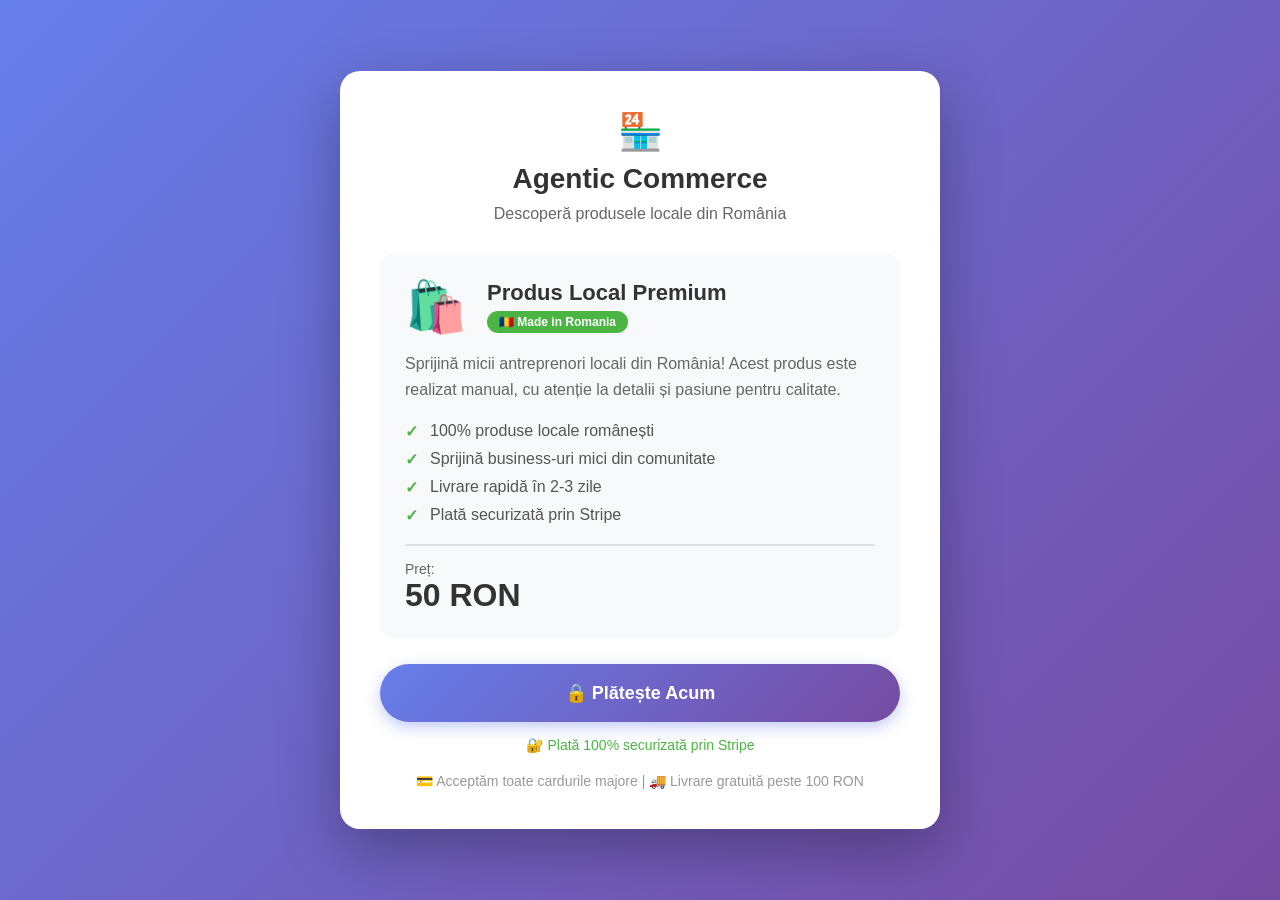
<file: frontend/index.html>
<!DOCTYPE html>
<html lang="ro">
<head>
    <meta charset="UTF-8" />
    <meta name="viewport" content="width=device-width, initial-scale=1.0">
    <title>Agentic Commerce - Produse Locale</title>
    <style>
        * {
            margin: 0;
            padding: 0;
            box-sizing: border-box;
        }
        
        body {
            font-family: 'Segoe UI', Tahoma, Geneva, Verdana, sans-serif;
            background: linear-gradient(135deg, #667eea 0%, #764ba2 100%);
            min-height: 100vh;
            display: flex;
            align-items: center;
            justify-content: center;
            padding: 20px;
        }
        
        .container {
            background: white;
            border-radius: 20px;
            padding: 40px;
            box-shadow: 0 20px 60px rgba(0,0,0,0.3);
            max-width: 600px;
            width: 100%;
            animation: slideUp 0.5s ease-out;
        }
        
        @keyframes slideUp {
            from {
                opacity: 0;
                transform: translateY(30px);
            }
            to {
                opacity: 1;
                transform: translateY(0);
            }
        }
        
        .header {
            text-align: center;
            margin-bottom: 30px;
        }
        
        .logo {
            font-size: 36px;
            margin-bottom: 10px;
        }
        
        h1 {
            color: #333;
            font-size: 28px;
            margin-bottom: 10px;
        }
        
        .subtitle {
            color: #666;
            font-size: 16px;
        }
        
        .product-card {
            background: #f8f9fa;
            border-radius: 15px;
            padding: 25px;
            margin-bottom: 25px;
        }
        
        .product-header {
            display: flex;
            align-items: center;
            margin-bottom: 15px;
        }
        
        .product-icon {
            font-size: 50px;
            margin-right: 20px;
        }
        
        .product-info h2 {
            color: #333;
            font-size: 22px;
            margin-bottom: 5px;
        }
        
        .product-info .badge {
            display: inline-block;
            background: #4bb543;
            color: white;
            padding: 4px 12px;
            border-radius: 12px;
            font-size: 12px;
            font-weight: 600;
        }
        
        .product-description {
            color: #666;
            line-height: 1.6;
            margin-bottom: 15px;
        }
        
        .product-features {
            list-style: none;
            margin-bottom: 15px;
        }
        
        .product-features li {
            color: #555;
            padding: 5px 0;
            padding-left: 25px;
            position: relative;
        }
        
        .product-features li:before {
            content: "✓";
            position: absolute;
            left: 0;
            color: #4bb543;
            font-weight: bold;
        }
        
        .price-section {
            display: flex;
            justify-content: space-between;
            align-items: center;
            padding-top: 15px;
            border-top: 2px solid #e0e0e0;
        }
        
        .price {
            font-size: 32px;
            color: #333;
            font-weight: bold;
        }
        
        .price-label {
            font-size: 14px;
            color: #666;
            display: block;
        }
        
        #checkout-btn {
            background: linear-gradient(135deg, #667eea 0%, #764ba2 100%);
            color: white;
            border: none;
            padding: 18px 50px;
            border-radius: 30px;
            font-size: 18px;
            font-weight: 600;
            cursor: pointer;
            transition: all 0.3s ease;
            box-shadow: 0 5px 15px rgba(102, 126, 234, 0.4);
            width: 100%;
        }
        
        #checkout-btn:hover {
            transform: translateY(-2px);
            box-shadow: 0 10px 25px rgba(102, 126, 234, 0.6);
        }
        
        #checkout-btn:active {
            transform: translateY(0);
        }
        
        #checkout-btn:disabled {
            background: #ccc;
            cursor: not-allowed;
            transform: none;
        }
        
        .loading {
            display: none;
            text-align: center;
            color: #667eea;
            margin-top: 15px;
            font-weight: 600;
        }
        
        .loading.show {
            display: block;
        }
        
        .footer {
            text-align: center;
            margin-top: 20px;
            color: #999;
            font-size: 14px;
        }
        
        .secure-badge {
            display: flex;
            align-items: center;
            justify-content: center;
            gap: 5px;
            margin-top: 15px;
            color: #4bb543;
            font-size: 14px;
        }
    </style>
</head>
<body>
    <div class="container">
        <div class="header">
            <div class="logo">🏪</div>
            <h1>Agentic Commerce</h1>
            <p class="subtitle">Descoperă produsele locale din România</p>
        </div>
        
        <div class="product-card">
            <div class="product-header">
                <div class="product-icon">🛍️</div>
                <div class="product-info">
                    <h2>Produs Local Premium</h2>
                    <span class="badge">🇷🇴 Made in Romania</span>
                </div>
            </div>
            
            <p class="product-description">
                Sprijină micii antreprenori locali din România! Acest produs este realizat manual, 
                cu atenție la detalii și pasiune pentru calitate.
            </p>
            
            <ul class="product-features">
                <li>100% produse locale românești</li>
                <li>Sprijină business-uri mici din comunitate</li>
                <li>Livrare rapidă în 2-3 zile</li>
                <li>Plată securizată prin Stripe</li>
            </ul>
            
            <div class="price-section">
                <div>
                    <span class="price-label">Preț:</span>
                    <span class="price">50 RON</span>
                </div>
            </div>
        </div>
        
        <button id="checkout-btn">
            🔒 Plătește Acum
        </button>
        
        <div class="secure-badge">
            <span>🔐</span>
            <span>Plată 100% securizată prin Stripe</span>
        </div>
        
        <div class="loading" id="loading">
            ⏳ Se pregătește pagina de plată...
        </div>
        
        <div class="footer">
            <p>💳 Acceptăm toate cardurile majore | 🚚 Livrare gratuită peste 100 RON</p>
        </div>
    </div>

    <script>
        const btn = document.getElementById("checkout-btn");
        const loading = document.getElementById("loading");
        
        btn.addEventListener("click", async () => {
            // Disabled button și arată loading
            btn.disabled = true;
            btn.textContent = "Se procesează...";
            loading.classList.add("show");
            
            try {
                // Trimitem cerere către backend-ul FastAPI
                let response = await fetch("http://127.0.0.1:8000/create-checkout-session", {
                    method: "POST",
                    headers: { "Content-Type": "application/json" },
                    body: JSON.stringify({})
                });

                let data = await response.json();

                if (data.checkout_url) {
                    // Redirecționare către Stripe (pagina de plată)
                    window.location.href = data.checkout_url;
                } else {
                    throw new Error("Nu s-a primit URL-ul de checkout");
                }
            } catch (error) {
                console.error("Eroare:", error);
                alert("Eroare la inițierea plății. Verifică dacă serverul FastAPI rulează pe portul 8000.");
                btn.disabled = false;
                btn.textContent = "🔒 Plătește Acum";
                loading.classList.remove("show");
            }
        });
    </script>
</body>
</html>
</file>
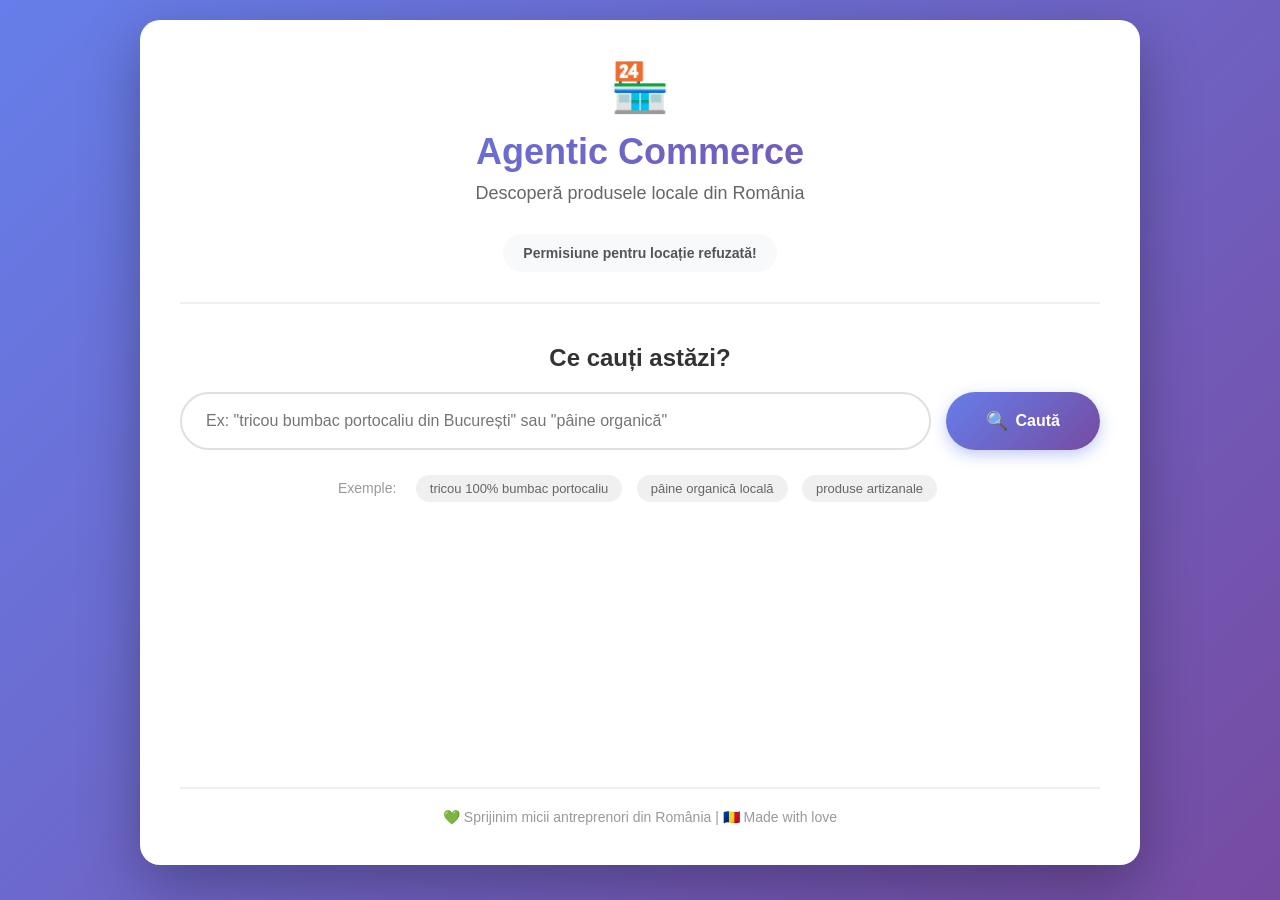
<file: templates/index.html>
<!DOCTYPE html>
<html lang="ro">

<head>
    <meta charset="UTF-8">
    <meta name="viewport" content="width=device-width, initial-scale=1.0">
    <title>Agentic Commerce - Produse Locale</title>
    <link rel="stylesheet" href="/static/css/style.css">
</head>

<body>
    <div class="container">
        <header>
            <div class="logo">🏪</div>
            <h1>Agentic Commerce</h1>
            <p class="subtitle">Descoperă produsele locale din România</p>
            <div class="location-badge">
                <span id="location">📍 Detectez locația…</span>
            </div>
        </header>

        <div class="search-section">
            <h2>Ce cauți astăzi?</h2>
            <div class="search-bar">
                <input id="searchInput" placeholder='Ex: "tricou bumbac portocaliu din București" sau "pâine organică"' />
                <button id="searchBtn">
                    <span class="btn-icon">🔍</span>
                    <span class="btn-text">Caută</span>
                </button>
            </div>
            <div class="search-examples">
                <span class="example-label">Exemple:</span>
                <span class="example-tag">tricou 100% bumbac portocaliu</span>
                <span class="example-tag">pâine organică locală</span>
                <span class="example-tag">produse artizanale</span>
            </div>
        </div>

        <div class="results-section">
            <h3 id="results-title" style="display: none;">
                <span class="results-icon">✨</span> Produse găsite
            </h3>
            <div id="results" class="products-grid"></div>
        </div>

        <button id="newSearchBtn" class="btn-secondary" style="display: none;">
            🔄 Caută alte produse
        </button>

        <footer class="app-footer">
            <p>💚 Sprijinim micii antreprenori din România | 🇷🇴 Made with love</p>
        </footer>
    </div>

    <script src="/static/js/main.js"></script>
</body>

</html>
</file>
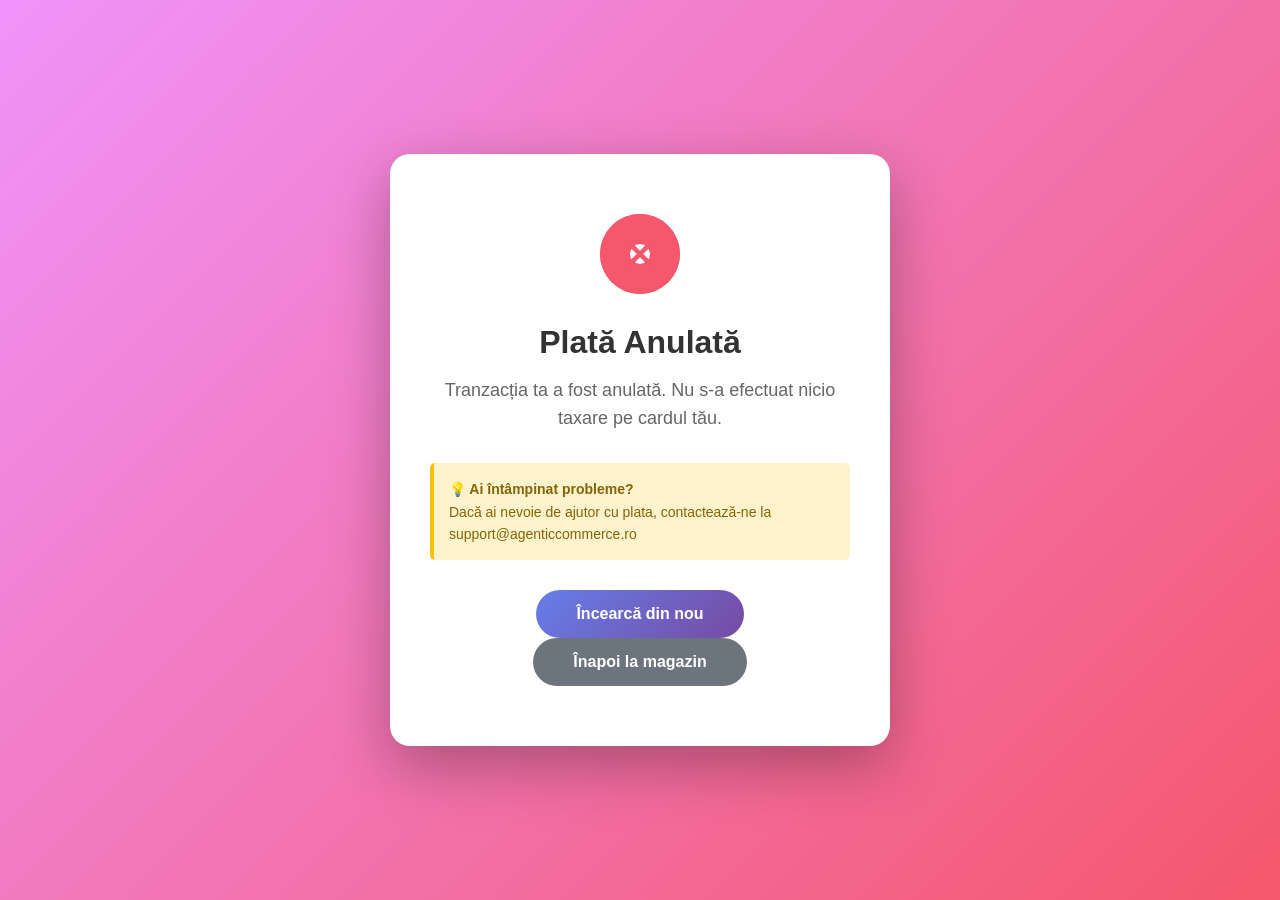
<file: frontend/cancel.html>
<!DOCTYPE html>
<html lang="ro">
<head>
    <meta charset="UTF-8">
    <meta name="viewport" content="width=device-width, initial-scale=1.0">
    <title>Plată Anulată - Agentic Commerce</title>
    <style>
        * {
            margin: 0;
            padding: 0;
            box-sizing: border-box;
        }
        
        body {
            font-family: 'Segoe UI', Tahoma, Geneva, Verdana, sans-serif;
            background: linear-gradient(135deg, #f093fb 0%, #f5576c 100%);
            min-height: 100vh;
            display: flex;
            align-items: center;
            justify-content: center;
            padding: 20px;
        }
        
        .container {
            background: white;
            border-radius: 20px;
            padding: 60px 40px;
            text-align: center;
            box-shadow: 0 20px 60px rgba(0,0,0,0.3);
            max-width: 500px;
            animation: slideUp 0.5s ease-out;
        }
        
        @keyframes slideUp {
            from {
                opacity: 0;
                transform: translateY(30px);
            }
            to {
                opacity: 1;
                transform: translateY(0);
            }
        }
        
        .cross {
            width: 80px;
            height: 80px;
            border-radius: 50%;
            display: block;
            stroke-width: 3;
            stroke: #f5576c;
            stroke-miterlimit: 10;
            margin: 0 auto 30px;
            box-shadow: inset 0px 0px 0px #f5576c;
            animation: fill 0.4s ease-in-out 0.4s forwards, scale 0.3s ease-in-out 0.9s both;
        }
        
        .cross__circle {
            stroke-dasharray: 166;
            stroke-dashoffset: 166;
            stroke-width: 3;
            stroke-miterlimit: 10;
            stroke: #f5576c;
            fill: none;
            animation: stroke 0.6s cubic-bezier(0.65, 0, 0.45, 1) forwards;
        }
        
        .cross__path {
            transform-origin: 50% 50%;
            stroke-dasharray: 48;
            stroke-dashoffset: 48;
            animation: stroke 0.3s cubic-bezier(0.65, 0, 0.45, 1) 0.8s forwards;
        }
        
        @keyframes stroke {
            100% {
                stroke-dashoffset: 0;
            }
        }
        
        @keyframes scale {
            0%, 100% {
                transform: none;
            }
            50% {
                transform: scale3d(1.1, 1.1, 1);
            }
        }
        
        @keyframes fill {
            100% {
                box-shadow: inset 0px 0px 0px 30px #f5576c;
            }
        }
        
        h1 {
            color: #333;
            font-size: 32px;
            margin-bottom: 15px;
        }
        
        p {
            color: #666;
            font-size: 18px;
            line-height: 1.6;
            margin-bottom: 30px;
        }
        
        .btn {
            background: linear-gradient(135deg, #667eea 0%, #764ba2 100%);
            color: white;
            border: none;
            padding: 15px 40px;
            border-radius: 30px;
            font-size: 16px;
            font-weight: 600;
            cursor: pointer;
            transition: transform 0.2s, box-shadow 0.2s;
            text-decoration: none;
            display: inline-block;
            margin: 0 10px;
        }
        
        .btn:hover {
            transform: translateY(-2px);
            box-shadow: 0 10px 25px rgba(102, 126, 234, 0.4);
        }
        
        .btn-secondary {
            background: #6c757d;
        }
        
        .btn-secondary:hover {
            box-shadow: 0 10px 25px rgba(108, 117, 125, 0.4);
        }
        
        .info-box {
            background: #fff3cd;
            border-left: 4px solid #ffc107;
            padding: 15px;
            margin: 30px 0;
            text-align: left;
            border-radius: 5px;
        }
        
        .info-box p {
            margin: 0;
            font-size: 14px;
            color: #856404;
        }
    </style>
</head>
<body>
    <div class="container">
        <svg class="cross" xmlns="http://www.w3.org/2000/svg" viewBox="0 0 52 52">
            <circle class="cross__circle" cx="26" cy="26" r="25" fill="none"/>
            <path class="cross__path" fill="none" d="M16 16 L36 36 M36 16 L16 36"/>
        </svg>
        
        <h1>Plată Anulată</h1>
        <p>Tranzacția ta a fost anulată. Nu s-a efectuat nicio taxare pe cardul tău.</p>
        
        <div class="info-box">
            <p><strong>💡 Ai întâmpinat probleme?</strong><br>
            Dacă ai nevoie de ajutor cu plata, contactează-ne la support@agenticcommerce.ro</p>
        </div>
        
        <div>
            <a href="index.html" class="btn">Încearcă din nou</a>
            <a href="index.html" class="btn btn-secondary">Înapoi la magazin</a>
        </div>
    </div>
</body>
</html>
</file>
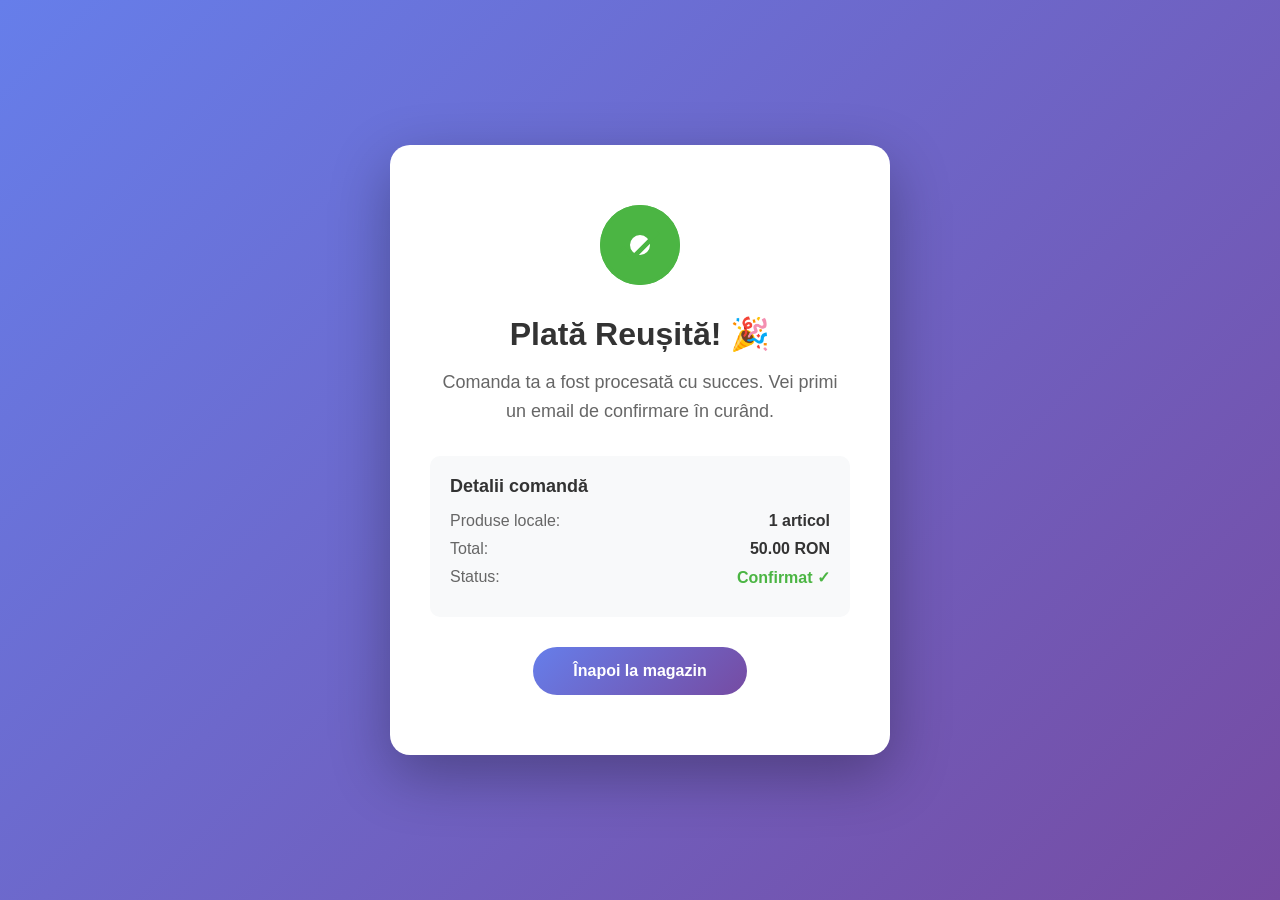
<file: frontend/success.html>
<!DOCTYPE html>
<html lang="ro">
<head>
    <meta charset="UTF-8">
    <meta name="viewport" content="width=device-width, initial-scale=1.0">
    <title>Plată Reușită - Agentic Commerce</title>
    <style>
        * {
            margin: 0;
            padding: 0;
            box-sizing: border-box;
        }
        
        body {
            font-family: 'Segoe UI', Tahoma, Geneva, Verdana, sans-serif;
            background: linear-gradient(135deg, #667eea 0%, #764ba2 100%);
            min-height: 100vh;
            display: flex;
            align-items: center;
            justify-content: center;
            padding: 20px;
        }
        
        .container {
            background: white;
            border-radius: 20px;
            padding: 60px 40px;
            text-align: center;
            box-shadow: 0 20px 60px rgba(0,0,0,0.3);
            max-width: 500px;
            animation: slideUp 0.5s ease-out;
        }
        
        @keyframes slideUp {
            from {
                opacity: 0;
                transform: translateY(30px);
            }
            to {
                opacity: 1;
                transform: translateY(0);
            }
        }
        
        .checkmark {
            width: 80px;
            height: 80px;
            border-radius: 50%;
            display: block;
            stroke-width: 3;
            stroke: #4bb543;
            stroke-miterlimit: 10;
            margin: 0 auto 30px;
            box-shadow: inset 0px 0px 0px #4bb543;
            animation: fill 0.4s ease-in-out 0.4s forwards, scale 0.3s ease-in-out 0.9s both;
        }
        
        .checkmark__circle {
            stroke-dasharray: 166;
            stroke-dashoffset: 166;
            stroke-width: 3;
            stroke-miterlimit: 10;
            stroke: #4bb543;
            fill: none;
            animation: stroke 0.6s cubic-bezier(0.65, 0, 0.45, 1) forwards;
        }
        
        .checkmark__check {
            transform-origin: 50% 50%;
            stroke-dasharray: 48;
            stroke-dashoffset: 48;
            animation: stroke 0.3s cubic-bezier(0.65, 0, 0.45, 1) 0.8s forwards;
        }
        
        @keyframes stroke {
            100% {
                stroke-dashoffset: 0;
            }
        }
        
        @keyframes scale {
            0%, 100% {
                transform: none;
            }
            50% {
                transform: scale3d(1.1, 1.1, 1);
            }
        }
        
        @keyframes fill {
            100% {
                box-shadow: inset 0px 0px 0px 30px #4bb543;
            }
        }
        
        h1 {
            color: #333;
            font-size: 32px;
            margin-bottom: 15px;
        }
        
        p {
            color: #666;
            font-size: 18px;
            line-height: 1.6;
            margin-bottom: 30px;
        }
        
        .btn {
            background: linear-gradient(135deg, #667eea 0%, #764ba2 100%);
            color: white;
            border: none;
            padding: 15px 40px;
            border-radius: 30px;
            font-size: 16px;
            font-weight: 600;
            cursor: pointer;
            transition: transform 0.2s, box-shadow 0.2s;
            text-decoration: none;
            display: inline-block;
        }
        
        .btn:hover {
            transform: translateY(-2px);
            box-shadow: 0 10px 25px rgba(102, 126, 234, 0.4);
        }
        
        .order-details {
            background: #f8f9fa;
            border-radius: 10px;
            padding: 20px;
            margin: 30px 0;
            text-align: left;
        }
        
        .order-details h3 {
            color: #333;
            margin-bottom: 15px;
            font-size: 18px;
        }
        
        .detail-row {
            display: flex;
            justify-content: space-between;
            margin-bottom: 10px;
            color: #666;
        }
        
        .detail-row strong {
            color: #333;
        }
    </style>
</head>
<body>
    <div class="container">
        <svg class="checkmark" xmlns="http://www.w3.org/2000/svg" viewBox="0 0 52 52">
            <circle class="checkmark__circle" cx="26" cy="26" r="25" fill="none"/>
            <path class="checkmark__check" fill="none" d="M14.1 27.2l7.1 7.2 16.7-16.8"/>
        </svg>
        
        <h1>Plată Reușită! 🎉</h1>
        <p>Comanda ta a fost procesată cu succes. Vei primi un email de confirmare în curând.</p>
        
        <div class="order-details">
            <h3>Detalii comandă</h3>
            <div class="detail-row">
                <span>Produse locale:</span>
                <strong>1 articol</strong>
            </div>
            <div class="detail-row">
                <span>Total:</span>
                <strong>50.00 RON</strong>
            </div>
            <div class="detail-row">
                <span>Status:</span>
                <strong style="color: #4bb543;">Confirmat ✓</strong>
            </div>
        </div>
        
        <a href="index.html" class="btn">Înapoi la magazin</a>
    </div>
</body>
</html>
</file>
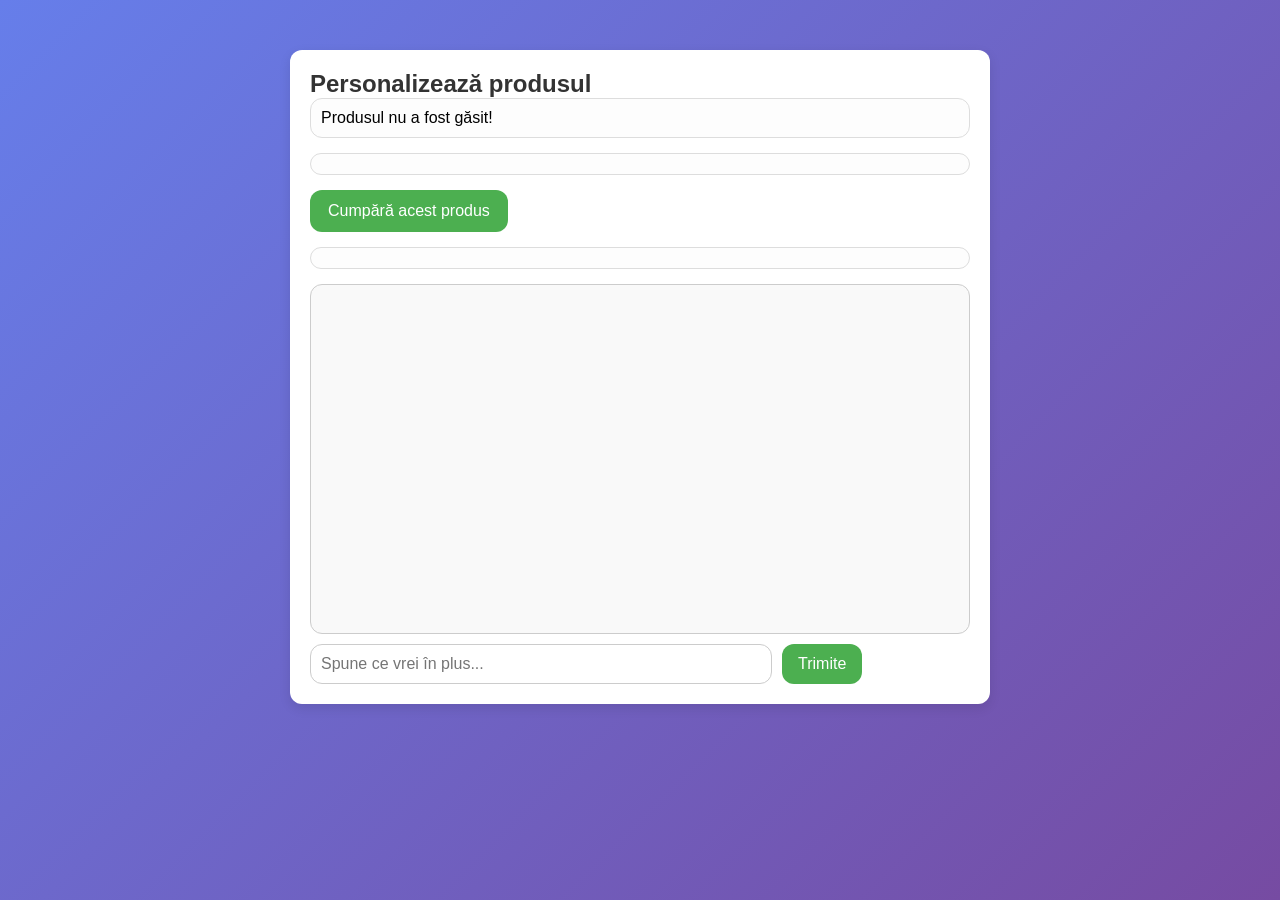
<file: templates/customize.html>
<!DOCTYPE html>
<html lang="ro">
<head>
    <meta charset="UTF-8">
    <title>Personalizează produsul</title>
    <link rel="stylesheet" href="/static/css/style.css">
    <style>
        .container {
            max-width: 700px;
            margin: 30px auto;
            padding: 20px;
            background: #fff;
            border-radius: 12px;
            box-shadow: 0 4px 12px rgba(0,0,0,0.1);
        }

        h2 { color: #333; }

        /* CHAT BULE */
        #chatLog {
            border: 1px solid #ccc;
            padding: 10px;
            height: 350px;
            overflow-y: auto;
            border-radius: 12px;
            background: #f9f9f9;
            display: flex;
            flex-direction: column;
            gap: 10px;
            margin-bottom: 10px;
        }

        .message {
            max-width: 70%;
            padding: 12px 16px;
            border-radius: 20px;
            font-size: 16px;
            line-height: 1.3;
            word-wrap: break-word;
            position: relative;
        }

        .user {
            align-self: flex-end;
            background-color: #4CAF50;
            color: white;
            border-bottom-right-radius: 0;
        }

        .ai {
            align-self: flex-start;
            background-color: #e0e0e0;
            color: #333;
            border-bottom-left-radius: 0;
        }

        .chat-buttons {
            margin-top: 5px;
            display: flex;
            gap: 10px;
        }

        .chat-buttons button {
            padding: 8px 16px;
            border-radius: 12px;
            border: none;
            font-size: 14px;
            cursor: pointer;
        }

        .chat-buttons #acceptBtn { background-color: #4CAF50; color: white; }
        .chat-buttons #acceptBtn:hover { background-color: #45a049; }

        .chat-buttons #rejectBtn { background-color: #f44336; color: white; }
        .chat-buttons #rejectBtn:hover { background-color: #d32f2f; }

        #chatInput {
            width: 70%;
            padding: 10px;
            border-radius: 12px;
            border: 1px solid #ccc;
            font-size: 16px;
        }

        #sendChat {
            padding: 10px 16px;
            border-radius: 12px;
            border: none;
            background-color: #4CAF50;
            color: white;
            cursor: pointer;
            font-size: 16px;
            margin-left: 5px;
        }

        #sendChat:hover { background-color: #45a049; }

        .product-info, .company-info {
            margin-bottom: 15px;
            padding: 10px;
            border: 1px solid #ddd;
            border-radius: 12px;
            background: #fdfdfd;
        }

        .product-info b, .company-info b { color: #333; }
    </style>
</head>
<body data-index="{{ index }}">

<div class="container">
    <h2>Personalizează produsul</h2>

    <!-- Produs inițial -->
    <div id="originalProduct" class="product-info"></div>

    <!-- Descriere -->
    <div id="productDescription" class="product-info"></div>


    <!-- Cumparare instanta -->
    <div style="margin-bottom: 15px;">
        <button id="buyDirectBtn"
                style="
                    padding: 12px 18px;
                    background-color: #4CAF50;
                    color: white;
                    border: none;
                    border-radius: 12px;
                    cursor: pointer;
                    font-size: 16px;">
            Cumpără acest produs
        </button>
    </div>

    <!-- Info companie -->
    <div id="companyInfo" class="company-info"></div>

    <!-- Chat -->
    <div id="chatLog"></div>
    <div style="display:flex; gap:5px; margin-top:10px;">
        <input id="chatInput" placeholder="Spune ce vrei în plus..." />
        <button id="sendChat">Trimite</button>
    </div>
</div>

<script>
    const index = parseInt(document.body.dataset.index);
    const products = JSON.parse(localStorage.getItem("products")) || [];
    const currentProduct = products[index];

    const originalProductDiv = document.getElementById("originalProduct");
    const companyInfoDiv = document.getElementById("companyInfo");
    const descriptionDiv = document.getElementById("productDescription");
    const chatLog = document.getElementById("chatLog");
    const chatInput = document.getElementById("chatInput");

    if (!currentProduct) {
        originalProductDiv.innerHTML = "Produsul nu a fost găsit!";
        descriptionDiv.innerHTML = "";
    } else {
        // Produs
        originalProductDiv.innerHTML = `
            <p><b>Nume:</b> ${currentProduct.name}</p>
            <p><b>Preț:</b> ${currentProduct.price}</p>
            ${currentProduct.materials ? `<p><b>Materiale:</b> ${currentProduct.materials.join(", ")}</p>` : ""}
            ${currentProduct.colors ? `<p><b>Culori:</b> ${currentProduct.colors.join(", ")}</p>` : ""}
        `;

        // Descriere
        descriptionDiv.innerHTML = currentProduct.description
            ? `<p><b>Descriere:</b> ${currentProduct.description}</p>`
            : `<p><b>Descriere:</b> N/A</p>`;

        // Companie
        companyInfoDiv.innerHTML = `
            <h3>Info companie</h3>
            <p><b>CUI:</b> ${currentProduct.cui}</p>
            <p><b>Angajați:</b> ${currentProduct.employees}</p>
            <p><b>Rating:</b> ${currentProduct.rating || 'N/A'}/5</p>
            <p><b>Website:</b> <a href="${currentProduct.url}" target="_blank">${currentProduct.url}</a></p>
        `;
    }

    function addMessage(text, sender, withButtons=false) {
        const div = document.createElement("div");
        div.classList.add("message", sender);
        div.innerHTML = text;

        if (withButtons) {
            const btnContainer = document.createElement("div");
            btnContainer.classList.add("chat-buttons");

            const acceptBtn = document.createElement("button");
            acceptBtn.id = "acceptBtn";
            acceptBtn.innerText = "DA";

            acceptBtn.onclick = async () => {
                const numericPrice = parseFloat(currentProduct.price.replace(/[^\d.]/g, ''));
                const payload = {
                    name: currentProduct.name,
                    price: numericPrice,
                    quantity: 1,
                    metadata: {
                        shop_name: currentProduct.name,
                        cui: currentProduct.cui,
                        employees: currentProduct.employees
                    }
                };

                acceptBtn.disabled = true;
                acceptBtn.innerText = "Se pregătește plata...";

                try {
                    const response = await fetch("/create-checkout-session", {
                        method: "POST",
                        headers: { "Content-Type": "application/json" },
                        body: JSON.stringify(payload)
                    });
                    const data = await response.json();
                    if (data.checkout_url) window.location.href = data.checkout_url;
                    else throw new Error(data.error || "Stripe nu a returnat URL-ul.");
                } catch (err) {
                    console.error("Checkout error:", err);
                    alert("Eroare la inițierea plății.");
                    acceptBtn.disabled = false;
                    acceptBtn.innerText = "DA";
                }
            };

            const rejectBtn = document.createElement("button");
            rejectBtn.id = "rejectBtn";
            rejectBtn.innerText = "NU";
            rejectBtn.onclick = () => window.location.href = "/";

            btnContainer.appendChild(acceptBtn);
            btnContainer.appendChild(rejectBtn);
            div.appendChild(btnContainer);
        }

        chatLog.appendChild(div);
        chatLog.scrollTop = chatLog.scrollHeight;
    }

    // Buy direct button
    document.getElementById("buyDirectBtn").onclick = async () => {
        if (!currentProduct) return;

        const numericPrice = parseFloat(currentProduct.price.replace(/[^\d.]/g, ''));
        const payload = {
            name: currentProduct.name,
            price: numericPrice,
            quantity: 1,
            metadata: {
                shop_name: currentProduct.name,
                cui: currentProduct.cui,
                employees: currentProduct.employees
            }
        };

        const btn = document.getElementById("buyDirectBtn");
        btn.disabled = true;
        btn.innerText = "Se pregătește plata...";

        try {
            const response = await fetch("/create-checkout-session", {
                method: "POST",
                headers: { "Content-Type": "application/json" },
                body: JSON.stringify(payload)
            });
            const data = await response.json();
            if (data.checkout_url) window.location.href = data.checkout_url;
            else throw new Error(data.error || "Stripe nu a returnat URL-ul.");
        } catch (err) {
            console.error("Checkout error:", err);
            alert("Eroare la inițierea plății.");
            btn.disabled = false;
            btn.innerText = "Cumpără acest produs";
        }
    };

    // Chat input handler
    document.getElementById("sendChat").onclick = () => {
        const userText = chatInput.value.trim();
        if (!userText) return;

        addMessage(userText, "user");
        chatInput.value = "";

        // MOCK AI response
        setTimeout(() => {
            const generatedProduct = {
                name: `${currentProduct.name} + ${userText}`,
                price: (parseInt(currentProduct.price) + 10) + " EUR",
                description: currentProduct.description ? `${currentProduct.description} + ${userText}` : userText
            };
            addMessage(`Produs generat: ${generatedProduct.name} - ${generatedProduct.price}`, "ai", true);
            descriptionDiv.innerHTML = `<p><b>Descriere:</b> ${generatedProduct.description}</p>`;
        }, 500);
    };
</script>


</body>
</html>
</file>
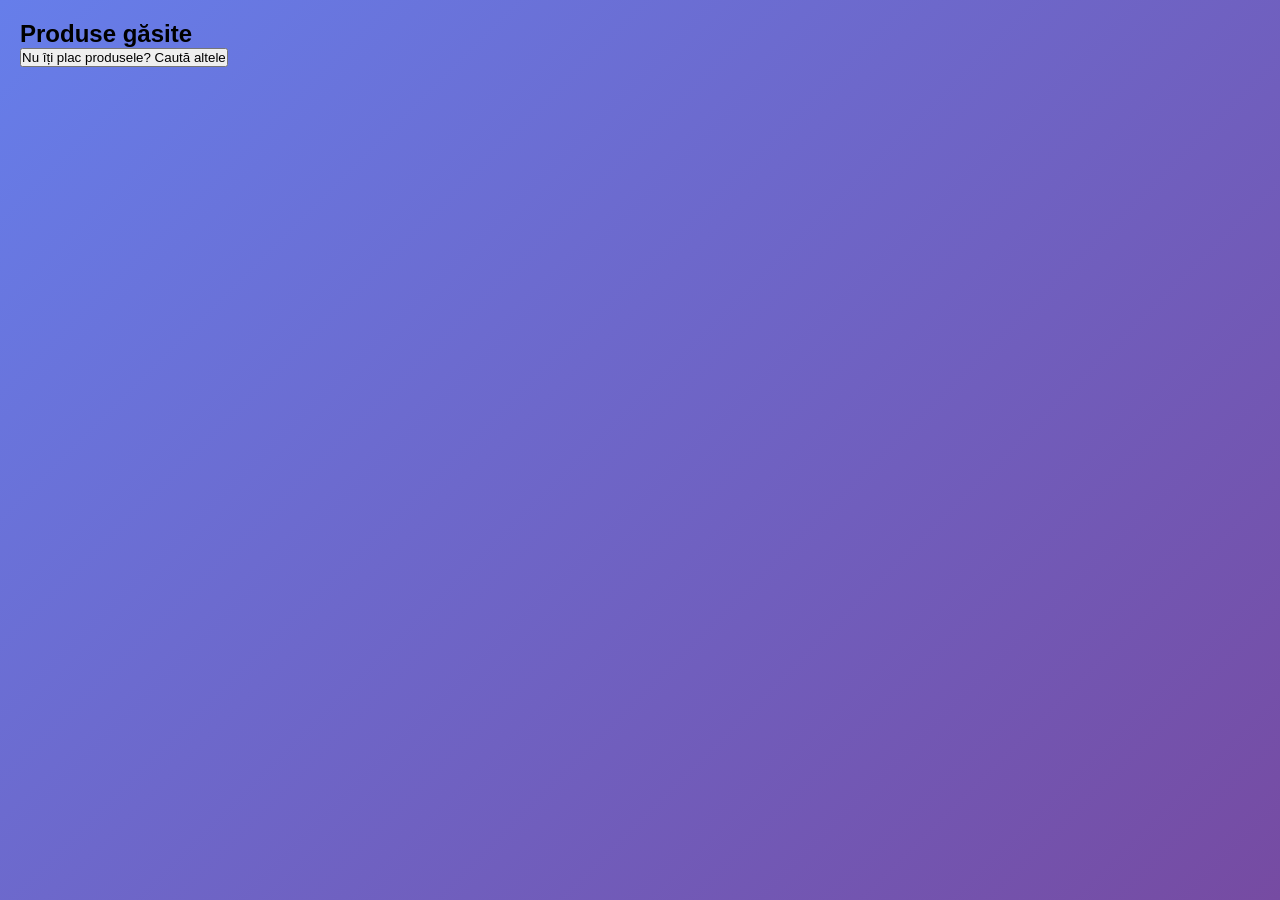
<file: templates/products.html>
<!DOCTYPE html>
<html>

<head>
    <link rel="stylesheet" href="/static/css/style.css">
</head>

<body>
    <h2>Produse găsite</h2>

    <div id="productList"></div>

    <button onclick="window.location='/'">Nu îți plac produsele? Caută altele</button>

    <script src="/static/js/main.js"></script>
</body>

</html>
</file>
<file: static/css/style.css>
/* ---------- GENERAL ---------- */
* {
    margin: 0;
    padding: 0;
    box-sizing: border-box;
}

body {
    font-family: 'Segoe UI', Tahoma, Geneva, Verdana, sans-serif;
    background: linear-gradient(135deg, #667eea 0%, #764ba2 100%);
    min-height: 100vh;
    padding: 20px;
}

.container {
    max-width: 1000px;
    margin: 0 auto;
    padding: 40px;
    background: white;
    border-radius: 20px;
    box-shadow: 0 20px 60px rgba(0,0,0,0.3);
    animation: slideUp 0.5s ease-out;
}

@keyframes slideUp {
    from {
        opacity: 0;
        transform: translateY(30px);
    }
    to {
        opacity: 1;
        transform: translateY(0);
    }
}

/* ---------- HEADER ---------- */
header {
    text-align: center;
    margin-bottom: 40px;
    padding-bottom: 30px;
    border-bottom: 2px solid #f0f0f0;
}

.logo {
    font-size: 48px;
    margin-bottom: 15px;
    animation: bounce 2s infinite;
}

@keyframes bounce {
    0%, 100% { transform: translateY(0); }
    50% { transform: translateY(-10px); }
}

header h1 {
    margin: 0 0 10px 0;
    font-size: 36px;
    background: linear-gradient(135deg, #667eea 0%, #764ba2 100%);
    -webkit-background-clip: text;
    -webkit-text-fill-color: transparent;
    background-clip: text;
}

.subtitle {
    color: #666;
    font-size: 18px;
    margin-bottom: 20px;
}

.location-badge {
    display: inline-block;
    background: #f8f9fa;
    padding: 10px 20px;
    border-radius: 20px;
    margin-top: 10px;
}

#location {
    color: #555;
    font-size: 14px;
    font-weight: 600;
}

/* ---------- SEARCH SECTION ---------- */
.search-section {
    margin-bottom: 40px;
}

.search-section h2 {
    color: #333;
    font-size: 24px;
    margin-bottom: 20px;
    text-align: center;
}

.search-bar {
    display: flex;
    gap: 15px;
    margin-bottom: 20px;
}

.search-bar input {
    flex: 1;
    padding: 18px 24px;
    border-radius: 30px;
    border: 2px solid #e0e0e0;
    font-size: 16px;
    transition: all 0.3s ease;
    outline: none;
}

.search-bar input:focus {
    border-color: #667eea;
    box-shadow: 0 0 0 3px rgba(102, 126, 234, 0.1);
}

.search-bar button {
    padding: 18px 40px;
    border-radius: 30px;
    border: none;
    background: linear-gradient(135deg, #667eea 0%, #764ba2 100%);
    color: white;
    cursor: pointer;
    font-size: 16px;
    font-weight: 600;
    transition: all 0.3s ease;
    box-shadow: 0 5px 15px rgba(102, 126, 234, 0.4);
    display: flex;
    align-items: center;
    gap: 8px;
}

.search-bar button:hover {
    transform: translateY(-2px);
    box-shadow: 0 10px 25px rgba(102, 126, 234, 0.6);
}

.search-bar button:active {
    transform: translateY(0);
}

.btn-icon {
    font-size: 18px;
}

.search-examples {
    text-align: center;
    margin-top: 15px;
}

.example-label {
    color: #999;
    font-size: 14px;
    margin-right: 10px;
}

.example-tag {
    display: inline-block;
    background: #f0f0f0;
    color: #666;
    padding: 6px 14px;
    border-radius: 15px;
    font-size: 13px;
    margin: 5px;
    cursor: pointer;
    transition: all 0.2s;
}

.example-tag:hover {
    background: #667eea;
    color: white;
    transform: scale(1.05);
}

/* ---------- RESULTS SECTION ---------- */
.results-section {
    margin-bottom: 30px;
    min-height: 200px;
}

#results-title {
    color: #333;
    font-size: 22px;
    margin-bottom: 25px;
    display: flex;
    align-items: center;
    gap: 10px;
}

.results-icon {
    font-size: 24px;
}

/* ---------- PRODUSE GRID ---------- */
.products-grid {
    display: grid;
    grid-template-columns: repeat(auto-fit, minmax(280px, 1fr));
    gap: 25px;
}

.product {
    background: linear-gradient(135deg, #f8f9fa 0%, #ffffff 100%);
    padding: 25px;
    border-radius: 15px;
    box-shadow: 0 4px 15px rgba(0,0,0,0.1);
    position: relative;
    transition: all 0.3s ease;
    border: 2px solid transparent;
}

.product:hover {
    transform: translateY(-5px);
    box-shadow: 0 8px 25px rgba(102, 126, 234, 0.2);
    border-color: #667eea;
}

.product b {
    display: block;
    font-size: 19px;
    margin-bottom: 10px;
    color: #333;
    line-height: 1.4;
}

.product .price {
    font-size: 18px;
    color: #667eea;
    font-weight: 600;
}

/* ---------- STELUTA ---------- */
.star {
    position: absolute;
    top: 12px;
    right: 12px;
    font-size: 22px;
    color: #f5c518;
    cursor: pointer;
    transition: transform 0.2s;
}

.star:hover {
    transform: scale(1.3);
}

/* ---------- BUTOANE ---------- */
.btn-secondary {
    display: block;
    width: 100%;
    margin-top: 30px;
    padding: 15px 30px;
    border-radius: 30px;
    border: 2px solid #667eea;
    background-color: white;
    color: #667eea;
    cursor: pointer;
    font-size: 16px;
    font-weight: 600;
    transition: all 0.3s;
}

.btn-secondary:hover {
    background-color: #667eea;
    color: white;
    transform: translateY(-2px);
    box-shadow: 0 5px 15px rgba(102, 126, 234, 0.3);
}

/* ---------- FOOTER ---------- */
.app-footer {
    text-align: center;
    margin-top: 40px;
    padding-top: 20px;
    border-top: 2px solid #f0f0f0;
    color: #999;
    font-size: 14px;
}

.app-footer p {
    margin: 0;
}

/* ---------- RESPONSIVE ---------- */
@media (max-width: 768px) {
    .container {
        padding: 25px;
    }
    
    header h1 {
        font-size: 28px;
    }
    
    .search-bar {
        flex-direction: column;
    }
    
    .search-bar button {
        width: 100%;
        justify-content: center;
    }
    
    .products-grid {
        grid-template-columns: 1fr;
    }
}
</file>
